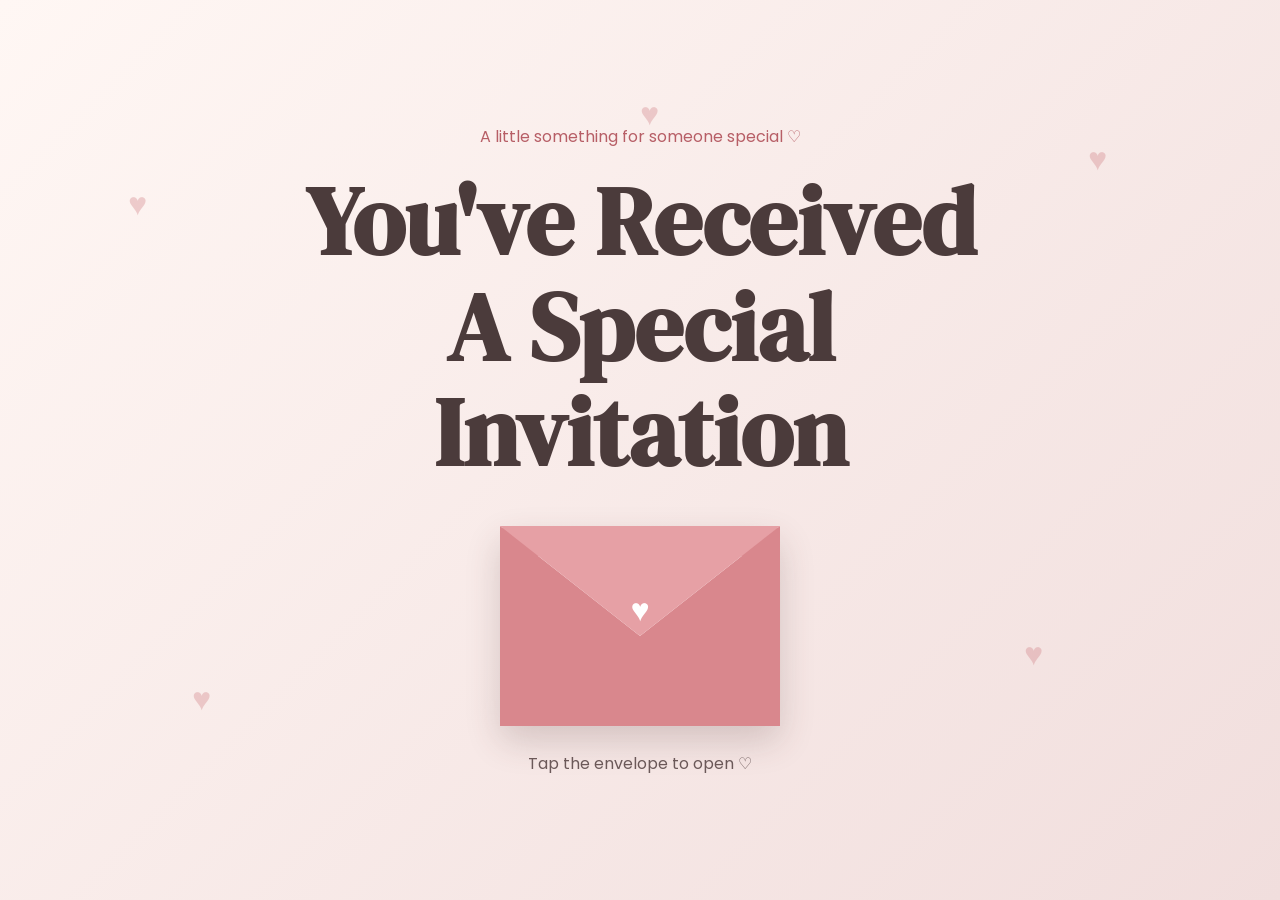
<file: index.html>
<!DOCTYPE html>
<html lang="en">
<head>
    <meta charset="UTF-8">
    <meta name="viewport" content="width=device-width, initial-scale=1.0">

    <title>A Special Invitation ❤️</title>

    <link rel="preconnect" href="https://fonts.googleapis.com">
    <link rel="preconnect" href="https://fonts.gstatic.com" crossorigin>

    <link href="https://fonts.googleapis.com/css2?family=DM+Serif+Display&family=Poppins:wght@300;400;500;600&family=Playwrite+AU+QLD:wght@100..400&display=swap" rel="stylesheet">

    <link rel="stylesheet" href="style.css">
</head>

<body class="hero-page">

    <div class="floating-hearts">
        <span>♥</span>
        <span>♥</span>
        <span>♥</span>
        <span>♥</span>
        <span>♥</span>
    </div>

    <main class="hero">

        <div class="hero-content">

            <p class="small-text">
                A little something for someone special ♡
            </p>

            <h1>
                You've Received<br>
                A Special Invitation
            </h1>

            <div class="envelope-wrapper" id="openInvitation">

                <div class="envelope">

                    <div class="letter">
                        <span class="heart">♥</span>

                        <p>
                            For my birthday boy ❤️
                        </p>
                    </div>

                    <div class="envelope-front"></div>
                    <div class="envelope-flap"></div>

                    <div class="envelope-heart">
                        ♥
                    </div>

                </div>

            </div>

            <p class="click-text">
                Tap the envelope to open ♡
            </p>

        </div>

    </main>

    <script src="script.js"></script>

</body>
</html>
</file>
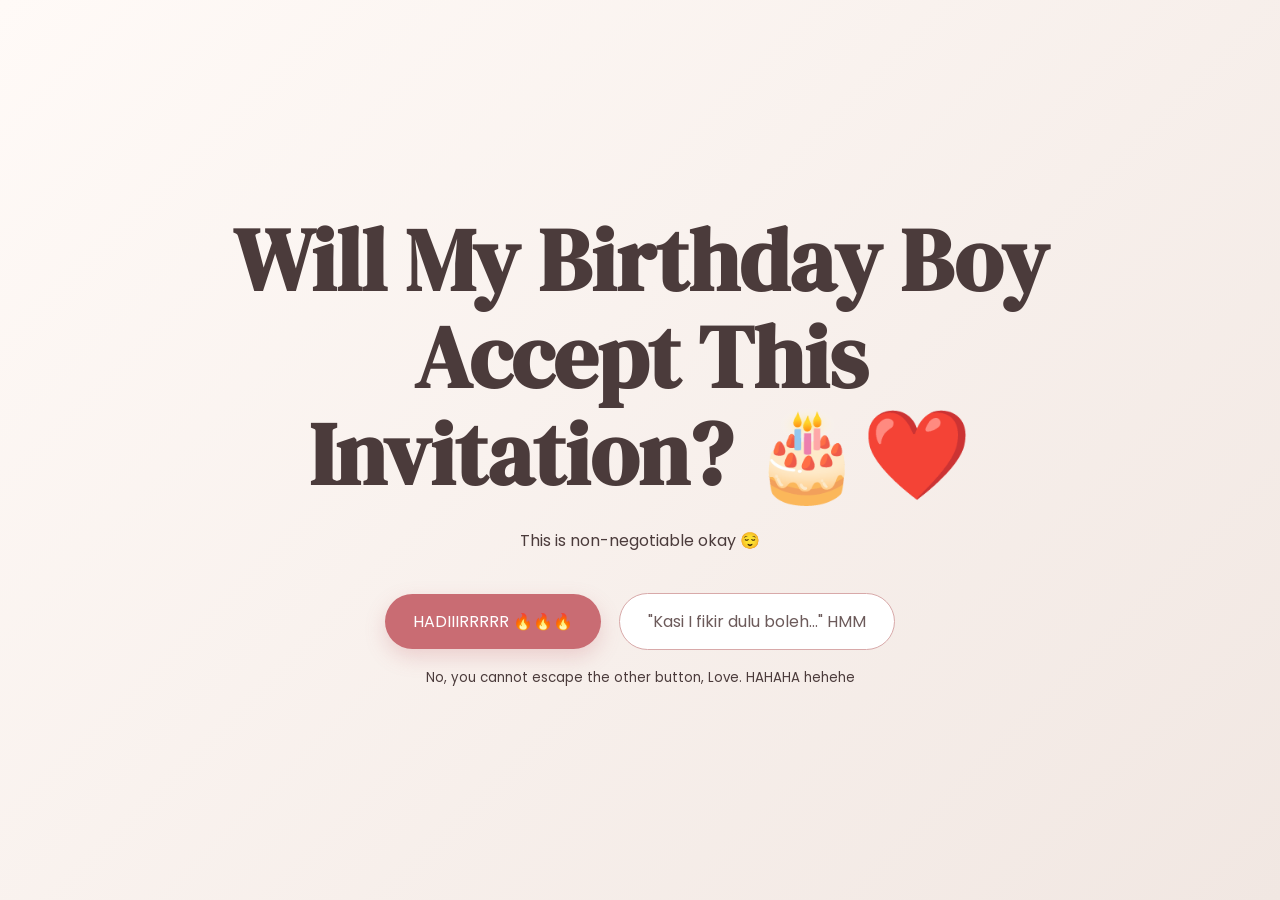
<file: accept.html>
<!DOCTYPE html>
<html lang="en">
<head>

    <meta charset="UTF-8">
    <meta name="viewport" content="width=device-width, initial-scale=1.0">

    <title>One Important Question ❤️</title>

    <link rel="preconnect" href="https://fonts.googleapis.com">
    <link rel="preconnect" href="https://fonts.gstatic.com" crossorigin>

    <link href="https://fonts.googleapis.com/css2?family=DM+Serif+Display&family=Poppins:wght@300;400;500;600&family=Playwrite+AU+QLD:wght@100..400&display=swap" rel="stylesheet">

    <link rel="stylesheet" href="style.css">

</head>

<body>

    <section class="section acceptance-section full-page">

        <div id="acceptanceContent">

            <h1>
                Will My Birthday Boy<br>
                Accept This Invitation? 🎂❤️
            </h1>

            <p>
                This is non-negotiable okay 😌
            </p>


            <div class="button-container">

                <button class="yes-button" id="yesButton">
                    HADIIIRRRRR 🔥🔥🔥
                </button>

                <button class="no-button" id="noButton">
                    "Kasi I fikir dulu boleh..." HMM
                </button>

                <small>
                    No, you cannot escape the other button, Love. HAHAHA hehehe
                </small>

            </div>

        </div>


        <!-- Success message -->

        <div id="successMessage" class="success-message hidden">

            <div class="big-heart">
                ❤️
            </div>

            <h1>
                LETS GOOOOOOOO! 🎉🎂
            </h1>

            <h2>
                Sayang said YES!
            </h2>

            <br>

            <p>
                The birthday boy has officially
                accepted his birthday treat!
            </p>

            <p>
                Get ready to eat, celebrate,
                and make more memories with me ❤️
            </p>

            <a href="final.html" class="next-button">
                One Last Thing →
            </a>

        </div>

    </section>

    <div id="confettiContainer"></div>

    <script src="script.js"></script>

</body>
</html>
</file>
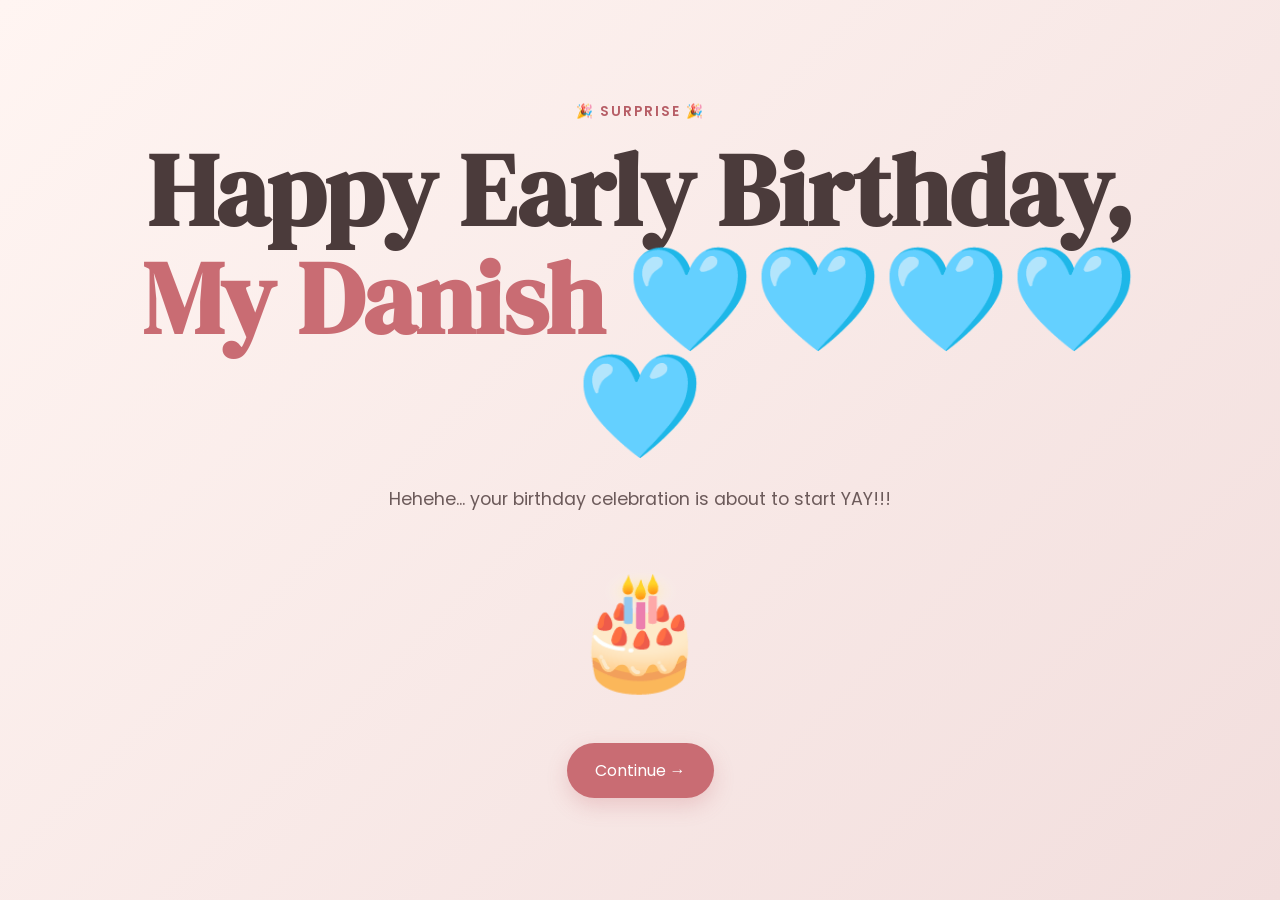
<file: birthday.html>
<!DOCTYPE html>
<html lang="en">
<head>

    <meta charset="UTF-8">
    <meta name="viewport" content="width=device-width, initial-scale=1.0">

    <title>Happy Early Birthday! 🎂❤️</title>

    <link rel="preconnect" href="https://fonts.googleapis.com">
    <link rel="preconnect" href="https://fonts.gstatic.com" crossorigin>

    <link href="https://fonts.googleapis.com/css2?family=DM+Serif+Display&family=Poppins:wght@300;400;500;600&family=Playwrite+AU+QLD:wght@100..400&display=swap" rel="stylesheet">

    <link rel="stylesheet" href="style.css">

</head>

<body>

    <section class="section birthday-reveal full-page">

        <div class="page-content">

            <p class="eyebrow">
                🎉 SURPRISE 🎉
            </p>

            <h1 class="birthday-heading">
                Happy Early Birthday,<br>
                <span>My Danish 🩵🩵🩵🩵🩵</span>
            </h1>

            <p class="description">
                Hehehe... your birthday celebration is about to start YAY!!!
            </p>

            <div class="birthday-icon">
                🎂
            </div>

            <a href="invitation.html" class="next-button">
                Continue →
            </a>

        </div>

    </section>

</body>
</html>
</file>
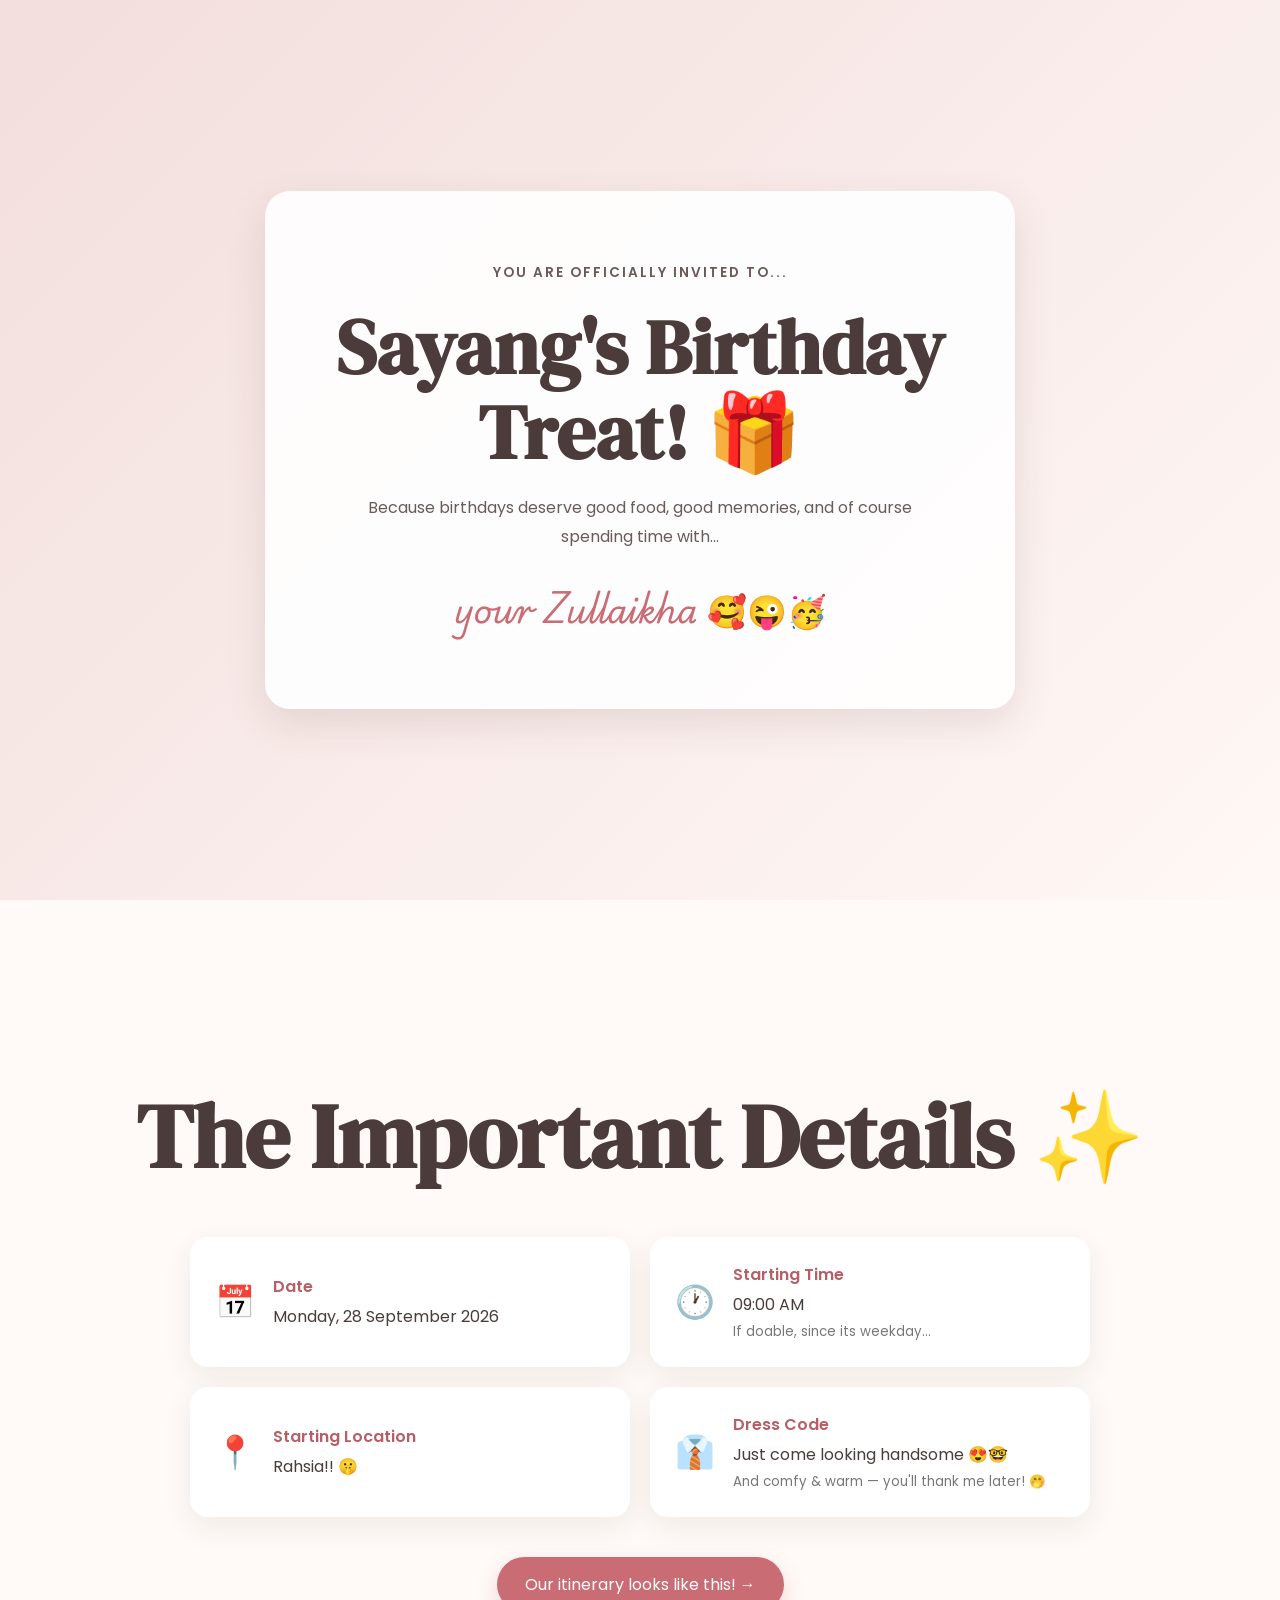
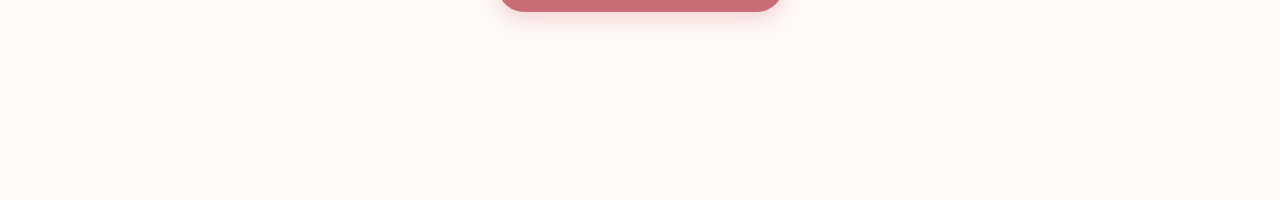
<file: invitation.html>
<!DOCTYPE html>
<html lang="en">
<head>

    <meta charset="UTF-8">
    <meta name="viewport" content="width=device-width, initial-scale=1.0">

    <title>Your Birthday Treat 🎁</title>

    <link rel="preconnect" href="https://fonts.googleapis.com">
    <link rel="preconnect" href="https://fonts.gstatic.com" crossorigin>

    <link href="https://fonts.googleapis.com/css2?family=DM+Serif+Display&family=Poppins:wght@300;400;500;600&family=Playwrite+AU+QLD:wght@100..400&display=swap" rel="stylesheet">

    <link rel="stylesheet" href="style.css">

</head>

<body>

    <main>

        <!-- Invitation -->

        <section class="section invitation-section">

            <div class="paper-card">

                <p class="eyebrow">
                    YOU ARE OFFICIALLY INVITED TO...
                </p>

                <h1>
                    Sayang's Birthday Treat! 🎁
                </h1>

                <p>
                    Because birthdays deserve good food,
                    good memories, and of course spending time with...
                </p>

                <h2>
                    your Zullaikha 🥰😜🥳
                </h2>

            </div>

        </section>


        <!-- Details -->

        <section class="section details-section">

            <h2 class="section-title">
                The Important Details ✨
            </h2>

            <div class="details-container">

                <div class="detail-card">

                    <div class="detail-icon">📅</div>

                    <div>
                        <span>Date</span>
                        <p>Monday, 28 September 2026</p>
                    </div>

                </div>


                <div class="detail-card">

                    <div class="detail-icon">🕐</div>

                    <div>
                        <span>Starting Time</span>
                        <p>09:00 AM</p>

                        <small>
                            If doable, since its weekday...
                        </small>
                    </div>

                </div>


                <div class="detail-card">

                    <div class="detail-icon">📍</div>

                    <div>
                        <span>Starting Location</span>
                        <p>Rahsia!! 🤫</p>
                    </div>

                </div>


                <div class="detail-card">

                    <div class="detail-icon">👔</div>

                    <div>
                        <span>Dress Code</span>

                        <p>
                            Just come looking handsome 😍🤓
                        </p>

                        <small>
                            And comfy & warm — you'll thank me later! 🤭
                        </small>

                    </div>

                </div>

            </div>

            <a href="itinerary.html" class="next-button">
                Our itinerary looks like this! →
            </a>

        </section>

    </main>

</body>
</html>
</file>
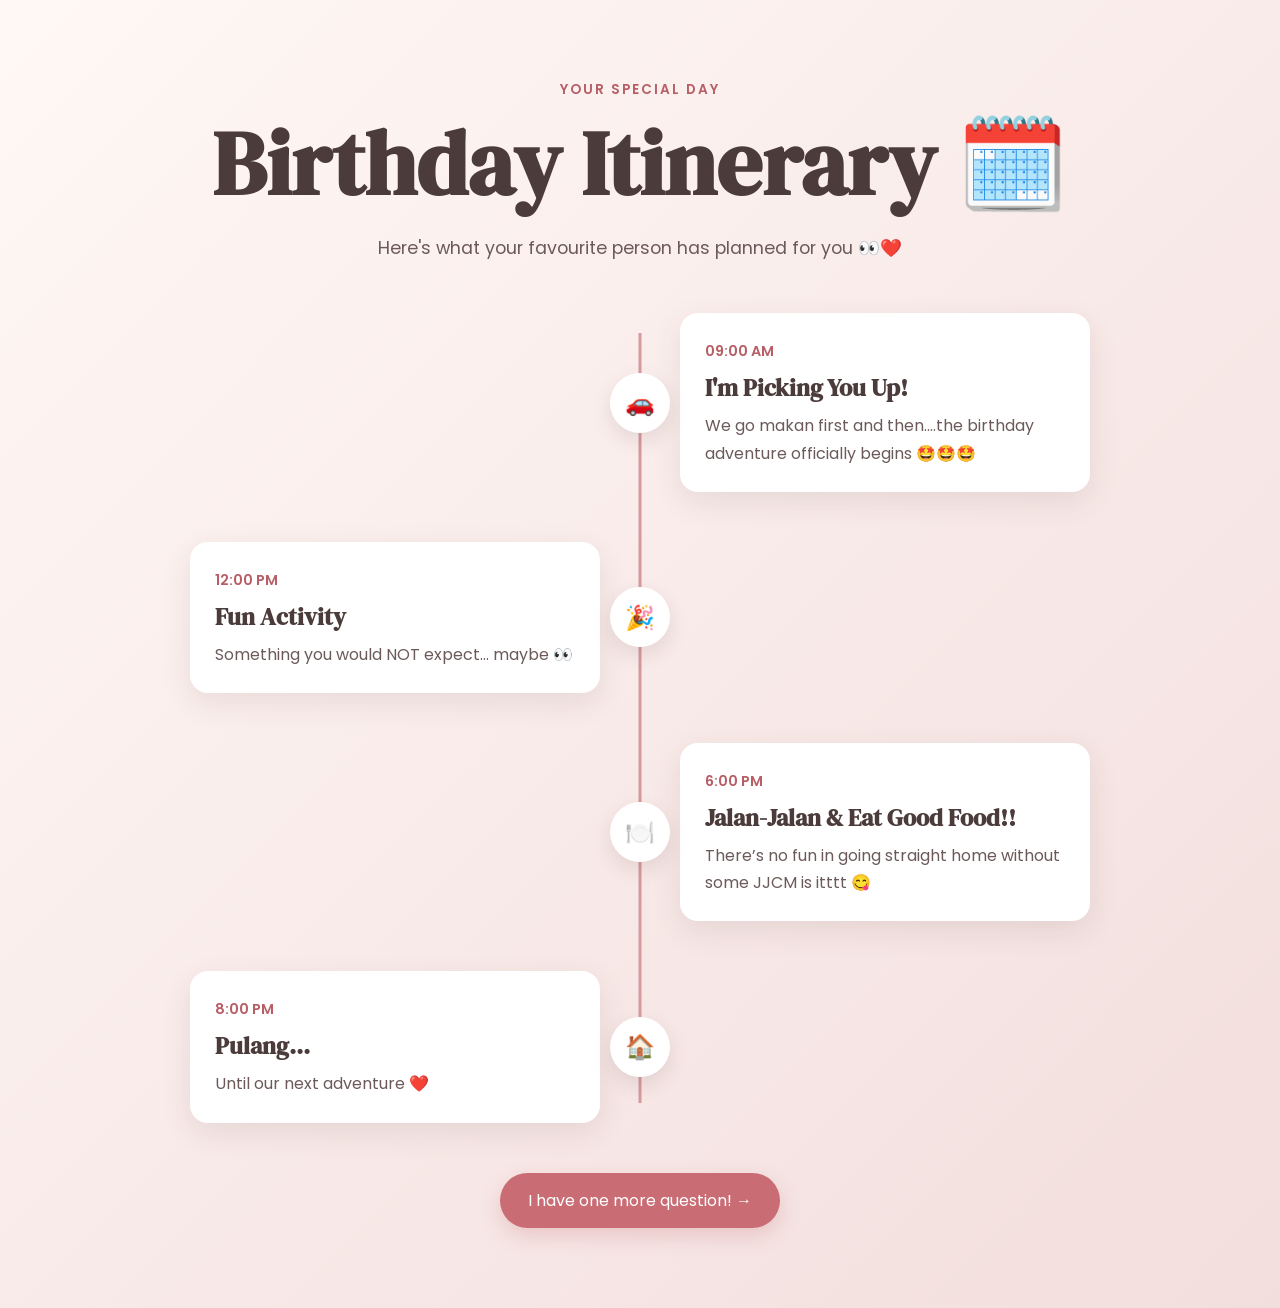
<file: itinerary.html>
<!DOCTYPE html>
<html lang="en">
<head>

    <meta charset="UTF-8">
    <meta name="viewport" content="width=device-width, initial-scale=1.0">

    <title>Birthday Itinerary 🗓️</title>

    <link rel="preconnect" href="https://fonts.googleapis.com">
    <link rel="preconnect" href="https://fonts.gstatic.com" crossorigin>

    <link href="https://fonts.googleapis.com/css2?family=DM+Serif+Display&family=Poppins:wght@300;400;500;600&family=Playwrite+AU+QLD:wght@100..400&display=swap" rel="stylesheet">

    <link rel="stylesheet" href="style.css">

</head>

<body>

    <section class="section itinerary-section">

        <div class="page-content">

            <p class="eyebrow">
                YOUR SPECIAL DAY
            </p>

            <h1 class="section-title">
                Birthday Itinerary 🗓️
            </h1>

            <p class="description">
                Here's what your favourite person has planned for you 👀❤️
            </p>


            <div class="timeline">


                <!-- Stop 1 -->

                <div class="timeline-item">

                    <div class="timeline-dot">
                        🚗
                    </div>

                    <div class="timeline-card">

                        <span class="time">
                            09:00 AM
                        </span>

                        <h3>
                            I'm Picking You Up!
                        </h3>

                        <p>
                            We go makan first and then....the birthday adventure officially begins 🤩🤩🤩
                        </p>

                    </div>

                </div>


                <!-- Stop 2 -->

                <div class="timeline-item">

                    <div class="timeline-dot">
                        🎉
                    </div>

                    <div class="timeline-card">

                        <span class="time">
                            12:00 PM
                        </span>

                        <h3>
                            Fun Activity
                        </h3>

                        <p>
                            Something you would NOT expect... maybe 👀
                        </p>

                    </div>

                </div>


                <!-- Stop 3 -->

                <div class="timeline-item">

                    <div class="timeline-dot">
                        🍽️
                    </div>

                    <div class="timeline-card">

                        <span class="time">
                            6:00 PM
                        </span>

                        <h3>
                            Jalan-Jalan & Eat Good Food!!
                        </h3>

                        <p>
                            There’s no fun in going straight home
                            without some JJCM is itttt 😋
                        </p>

                    </div>

                </div>


                <!-- Stop 4 -->

                <div class="timeline-item">

                    <div class="timeline-dot">
                        🏠
                    </div>

                    <div class="timeline-card">

                        <span class="time">
                            8:00 PM
                        </span>

                        <h3>
                            Pulang...
                        </h3>

                        <p>
                            Until our next adventure ❤️
                        </p>

                    </div>

                </div>

            </div>


            <a href="accept.html" class="next-button">
                I have one more question! →
            </a>

        </div>

    </section>

</body>
</html>
</file>
<file: style.css>
@import url('https://fonts.googleapis.com/css2?family=DM+Serif+Display&family=Poppins:wght@300;400;500;600&family=Playwrite+AU+QLD:wght@100..400&display=swap');

/* =========================
   RESET & GENERAL
========================= */

* {
    margin: 0;
    padding: 0;
    box-sizing: border-box;
}

html,
body {
    width: 100%;
    min-height: 100%;
}

body {
    font-family: "Poppins", sans-serif;
    color: #4b3b3b;
    overflow-x: hidden;
}

a {
    -webkit-tap-highlight-color: transparent;
}

button {
    -webkit-tap-highlight-color: transparent;
}


/* =========================
   GENERAL PAGE LAYOUT
========================= */

.section {
    min-height: 100vh;
    padding: 80px 20px;
    display: flex;
    justify-content: center;
    align-items: center;
    text-align: center;
}

.page-content {
    width: min(100%, 1000px);
    margin: auto;
}

.section-title {
    font-family: "DM Serif Display", serif;
    font-size: clamp(2.8rem, 7vw, 6rem);
    line-height: 1.1;
    margin-bottom: 20px;
}

.description {
    font-size: clamp(0.95rem, 2vw, 1.1rem);
    line-height: 1.7;
    color: #6c5a5a;
    margin-bottom: 30px;
}

.eyebrow {
    font-size: 0.85rem;
    letter-spacing: 2px;
    font-weight: 600;
    color: #b75e66;
    margin-bottom: 15px;
}


/* =========================
   BUTTONS
========================= */

.next-button,
.home-button,
#yesButton,
#noButton {
    font-family: "Poppins", sans-serif;
    font-size: 1rem;
    border-radius: 50px;
    padding: 15px 28px;
    cursor: pointer;
    transition: 0.3s ease;
}

.next-button,
.home-button,
#yesButton {
    display: inline-block;
    background: #c96c73;
    color: white;
    text-decoration: none;
    border: none;
    box-shadow: 0 8px 20px rgba(201, 108, 115, 0.25);
}

.next-button:hover,
.home-button:hover,
#yesButton:hover {
    transform: translateY(-3px);
}


/* =========================
   INDEX / BIRTHDAY REVEAL
========================= */

.birthday-reveal {
    min-height: 100vh;
    background: linear-gradient(135deg, #fff5f2, #f2dedd);
}

.birthday-heading {
    font-family: "DM Serif Display", serif;
    font-size: clamp(3rem, 8vw, 7rem);
    line-height: 1.05;
    margin-bottom: 25px;
}

.birthday-heading span {
    color: #c96c73;
}

.birthday-icon {
    font-size: clamp(4rem, 10vw, 7rem);
    margin: 30px 0;
    animation: bounce 2s infinite;
}

@keyframes bounce {
    0%, 100% {
        transform: translateY(0);
    }

    50% {
        transform: translateY(-12px);
    }
}


/* =========================
   ENVELOPE PAGE
========================= */

.hero-page {
    min-height: 100vh;
    background: linear-gradient(135deg, #fff7f4, #f1dedd);
    overflow: hidden;
}

.hero {
    min-height: 100vh;
    padding: 60px 20px;
    display: flex;
    align-items: center;
    justify-content: center;
    text-align: center;
}

.hero-content {
    width: min(100%, 800px);
}

.small-text {
    color: #b75e66;
    margin-bottom: 20px;
}

.hero h1 {
    font-family: "DM Serif Display", serif;
    font-size: clamp(3rem, 8vw, 6rem);
    line-height: 1.1;
    margin-bottom: 40px;
}


/* Floating hearts */

.floating-hearts span {
    position: fixed;
    color: rgba(201, 108, 115, 0.3);
    font-size: 2rem;
    animation: float 8s infinite ease-in-out;
    pointer-events: none;
}

.floating-hearts span:nth-child(1) {
    left: 10%;
    top: 20%;
}

.floating-hearts span:nth-child(2) {
    left: 85%;
    top: 15%;
}

.floating-hearts span:nth-child(3) {
    left: 15%;
    top: 75%;
}

.floating-hearts span:nth-child(4) {
    left: 80%;
    top: 70%;
}

.floating-hearts span:nth-child(5) {
    left: 50%;
    top: 10%;
}

@keyframes float {
    50% {
        transform: translateY(-20px);
    }
}


/* Envelope */

.envelope-wrapper {
    width: min(280px, 80vw);
    margin: 0 auto 25px;
    cursor: pointer;
    perspective: 1000px;
}

.envelope {
    width: 100%;
    aspect-ratio: 1.4 / 1;
    background: #d9878d;
    position: relative;
    border-radius: 8px;
    box-shadow: 0 15px 35px rgba(80, 50, 50, 0.2);
}

.envelope-front {
    position: absolute;
    inset: 0;
    background: #d9878d;
    clip-path: polygon(0 0, 50% 55%, 100% 0, 100% 100%, 0 100%);
    z-index: 3;
}

.envelope-flap {
    position: absolute;
    top: 0;
    left: 0;
    width: 100%;
    height: 55%;
    background: #e6a0a5;
    clip-path: polygon(0 0, 100% 0, 50% 100%);
    transform-origin: top;
    transition: transform 0.8s ease;
    z-index: 4;
}

.envelope-wrapper.open .envelope-flap {
    transform: rotateX(180deg);
}

.letter {
    position: absolute;
    width: 80%;
    height: 75%;
    background: white;
    left: 10%;
    bottom: 10%;
    border-radius: 8px;
    padding: 20px;
    z-index: 2;
    transition: transform 0.8s ease;
    display: flex;
    flex-direction: column;
    align-items: center;
    justify-content: center;
}

.envelope-wrapper.open .letter {
    transform: translateY(-50%);
}

.heart {
    color: #c96c73;
    font-size: 2rem;
}

.envelope-heart {
    position: absolute;
    z-index: 5;
    top: 42%;
    left: 50%;
    transform: translate(-50%, -50%);
    color: white;
    font-size: 2rem;
}

.click-text {
    color: #6c5a5a;
}


/* =========================
   INVITATION PAGE
========================= */

.invitation-section {
    background: linear-gradient(135deg, #f2dedd, #fff8f5);
}

.paper-card {
    width: min(100%, 750px);
    background: rgba(255, 255, 255, 0.9);
    padding: clamp(30px, 6vw, 70px);
    border-radius: 25px;
    box-shadow: 0 15px 40px rgba(80, 50, 50, 0.12);
}

.paper-card h1 {
    font-family: "DM Serif Display", serif;
    font-size: clamp(2.5rem, 6vw, 5rem);
    line-height: 1.1;
    margin: 20px 0;
}

.paper-card p {
    line-height: 1.8;
    color: #6c5a5a;
}

.paper-card h2 {
    font-family: "Playwrite AU QLD", cursive;
    color: #c96c73;
    margin-top: 25px;
    font-size: clamp(1.2rem, 3vw, 2rem);
}


/* =========================
   DETAILS PAGE
========================= */

.details-section {
    background: #fffaf7;
    flex-direction: column;
}

.details-container {
    width: min(100%, 900px);
    display: grid;
    grid-template-columns: repeat(2, 1fr);
    gap: 20px;
    margin: 30px auto 40px;
}

.detail-card {
    background: white;
    padding: 25px;
    border-radius: 18px;
    display: flex;
    align-items: center;
    gap: 18px;
    text-align: left;
    box-shadow: 0 10px 30px rgba(80, 50, 50, 0.08);
}

.detail-icon {
    font-size: 2rem;
}

.detail-card span {
    font-weight: 600;
    color: #b75e66;
}

.detail-card p {
    margin-top: 5px;
}

.detail-card small {
    display: block;
    margin-top: 5px;
    color: #777;
}


/* =========================
   ITINERARY
========================= */

.itinerary-section {
    background: linear-gradient(135deg, #fff8f5, #f2dedd);
    align-items: flex-start;
}

.timeline {
    width: min(100%, 900px);
    margin: 50px auto;
    position: relative;
}

.timeline::before {
    content: "";
    position: absolute;
    left: 50%;
    top: 20px;
    bottom: 20px;
    width: 3px;
    transform: translateX(-50%);
    background: #d59a9e;
}

.timeline-item {
    display: grid;
    grid-template-columns: 1fr 80px 1fr;
    align-items: center;
    margin-bottom: 50px;
    position: relative;
}

.timeline-dot {
    grid-column: 2;
    grid-row: 1;
    width: 60px;
    height: 60px;
    justify-self: center;
    display: flex;
    justify-content: center;
    align-items: center;
    background: white;
    border-radius: 50%;
    font-size: 1.5rem;
    z-index: 2;
    box-shadow: 0 8px 20px rgba(80, 50, 50, 0.12);
}

.timeline-card {
    width: 100%;
    background: white;
    padding: 25px;
    border-radius: 18px;
    text-align: left;
    box-shadow: 0 10px 30px rgba(80, 50, 50, 0.1);
}

.timeline-item:nth-child(odd) .timeline-card {
    grid-column: 3;
    grid-row: 1;
}

.timeline-item:nth-child(even) .timeline-card {
    grid-column: 1;
    grid-row: 1;
}

.time {
    color: #b75e66;
    font-weight: 600;
    font-size: 0.9rem;
}

.timeline-card h3 {
    font-family: "DM Serif Display", serif;
    font-size: 1.5rem;
    margin: 8px 0;
}

.timeline-card p {
    color: #6c5a5a;
    line-height: 1.7;
}


/* =========================
   ACCEPT PAGE
========================= */

.acceptance-section {
    min-height: 100vh;
    padding: 80px 20px;
    background: linear-gradient(135deg, #fffaf7, #f1e7e2);
    display: flex;
    align-items: center;
    justify-content: center;
    text-align: center;
}

#acceptanceContent,
#successMessage {
    width: min(100%, 850px);
}

.acceptance-section h1,
.acceptance-section h2 {
    font-family: "DM Serif Display", serif;
    font-size: clamp(2.8rem, 7vw, 5.5rem);
    line-height: 1.1;
    margin-bottom: 25px;
}

.button-container {
    margin-top: 40px;
    display: flex;
    justify-content: center;
    align-items: center;
    gap: 18px;
    flex-wrap: wrap;
}

#noButton {
    background: white;
    color: #6c5a5a;
    border: 1px solid #d8a9a9;
    min-width: 180px;
}

.hidden {
    display: none !important;
}


/* =========================
   CONFETTI
========================= */

#confettiContainer {
    position: fixed;
    inset: 0;
    pointer-events: none;
    overflow: hidden;
    z-index: 2;
}

.confetti {
    position: absolute;
    top: -50px;
    font-size: 25px;
    animation: fall 4s linear forwards;
}

@keyframes fall {
    from {
        transform: translateY(-50px) rotate(0deg);
    }

    to {
        transform: translateY(110vh) rotate(360deg);
    }
}


/* =========================
   FINAL PAGE
========================= */

.final-section {
    min-height: 100vh;
    padding: 60px 20px;
    display: flex;
    align-items: center;
    justify-content: center;
    background:
        linear-gradient(rgba(50, 30, 30, 0.5),
        rgba(50, 30, 30, 0.7)),
        url("images/background.jpg") center/cover no-repeat;
}

.final-overlay {
    width: min(100%, 750px);
    text-align: center;
    color: white;
}

.final-overlay h1 {
    font-family: "DM Serif Display", serif;
    font-size: clamp(3rem, 8vw, 6rem);
    line-height: 1.1;
    margin-bottom: 25px;
}

.final-overlay h2 {
    font-family: "DM Serif Display", serif;
    font-size: clamp(1.8rem, 5vw, 3rem);
    margin-top: 35px;
}

.final-overlay p {
    line-height: 1.8;
    margin: 15px 0;
}

.final-note {
    margin-top: 30px;
    padding: 20px;
    background: rgba(255, 255, 255, 0.15);
    border-radius: 15px;
}


/* =========================================
   FINAL MOBILE FIXES
========================================= */

@media (max-width: 700px) {


    /* =========================
       BIRTHDAY PAGE
    ========================= */

    .birthday-reveal {
        min-height: 100svh;
        padding: 50px 20px;
    }

    .birthday-heading {
        font-size: clamp(2.5rem, 12vw, 4rem);
        line-height: 1.15;
    }

    .birthday-heading br {
        display: none;
    }

    .birthday-icon {
        font-size: 5rem;
        margin: 25px 0;
    }

    .description {
        font-size: 0.95rem;
        padding: 0 5px;
    }

    .next-button {
        margin-top: 30px;
        padding: 14px 25px;

        max-width: 100%;
        text-align: center;
    }


    .itinerary-section {
        min-height: 100svh;
        padding: 60px 20px;
    }

    .itinerary-section .page-content {
        width: 100%;
    }

    .timeline {
        width: 100%;
        margin-top: 35px;

        display: grid;
        grid-template-columns: 1fr;
        gap: 18px;
    }

    /* Remove the vertical timeline line */
    .timeline::before {
        display: none;
    }

    .timeline-item {
        display: block !important;
        width: 100%;
        margin: 0 !important;
        min-height: auto;
    }

    /* Hide the timeline icons */
    .timeline-dot {
        display: none;
    }

    .timeline-card,
    .timeline-item:nth-child(odd) .timeline-card,
    .timeline-item:nth-child(even) .timeline-card {
        width: 100% !important;

        padding: 22px;

        text-align: center;
    }

    .timeline-card h3 {
        font-size: 1.35rem;
        line-height: 1.2;
    }

    .timeline-card p {
        font-size: 0.9rem;
        line-height: 1.6;
    }


    /* =========================
       ACCEPT PAGE
    ========================= */

    .acceptance-section {
        min-height: 100svh;
        padding: 50px 20px;
    }

    #acceptanceContent,
    #successMessage {
        width: 100%;
    }

    .acceptance-section h1,
    .acceptance-section h2 {
        font-size: clamp(2.4rem, 11vw, 4rem);
        line-height: 1.1;
    }


    /* Remove forced line breaks on mobile */

    .acceptance-section br {
        display: none;
    }


    /* Buttons */

    .button-container {
        width: 100%;

        flex-direction: column;

        gap: 18px;

        margin-top: 35px;
    }

    #yesButton,
    #noButton {
        width: min(100%, 300px);

        min-width: 0;

        padding: 16px 20px;
    }


    /* Success message */

    .success-message {
        width: 100%;
        padding: 10px;
    }

    .success-message h2 {
        font-size: clamp(2.5rem, 12vw, 4rem);
    }


    /* =========================
       PREVENT MOBILE OVERFLOW
    ========================= */

    html,
    body {
        width: 100%;
        overflow-x: hidden;
    }

}
</file>
